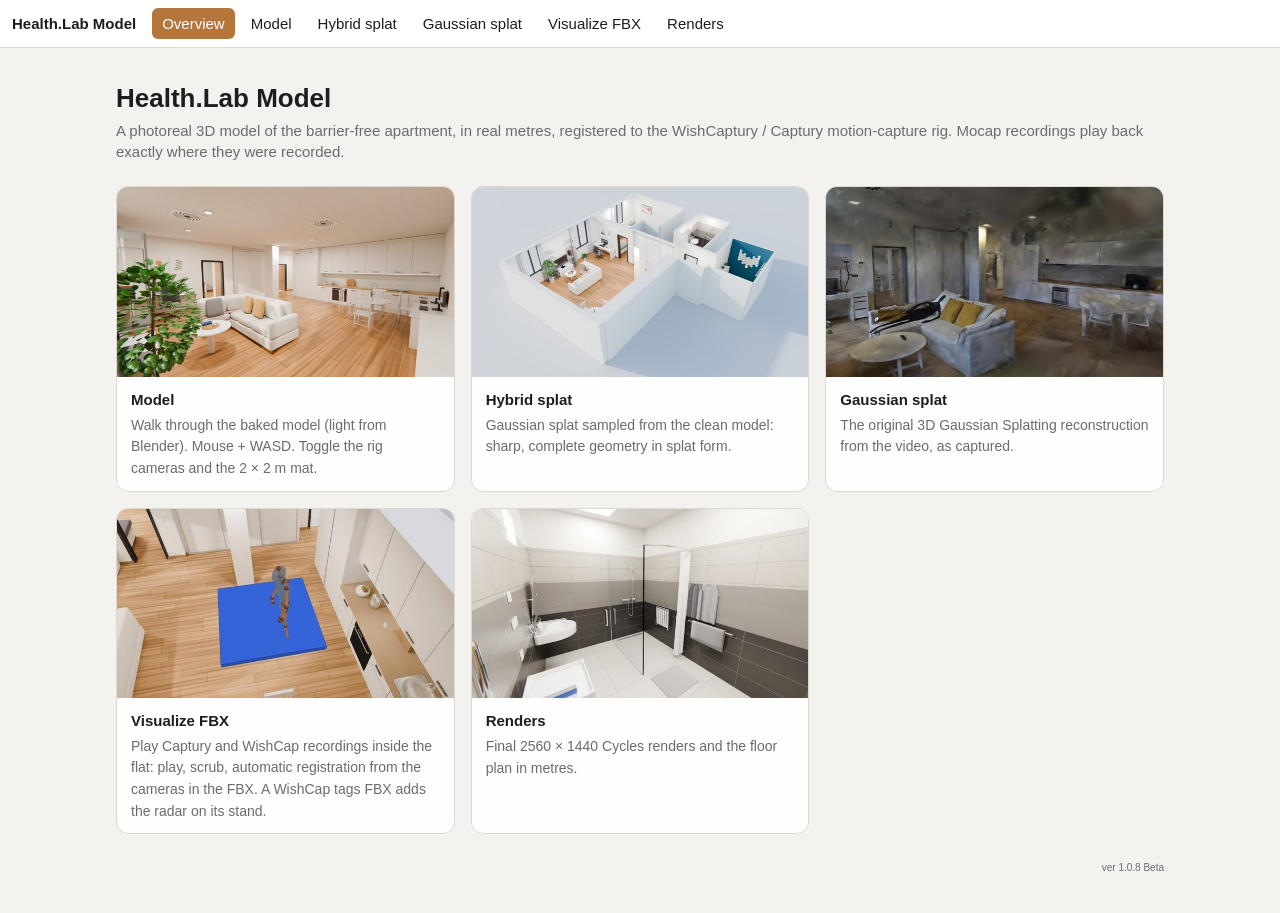
<file: viewer/index.html>
<!doctype html>
<html lang="en"><head><meta charset="utf-8"><meta name="viewport" content="width=device-width,initial-scale=1">
<title>Health.Lab Model</title><link rel="stylesheet" href="style.css?v=1085">
<style>
  main { max-width: 1080px; margin: 0 auto; padding: 80px 16px 40px; }
  h1 { font-size: 26px; margin: 0 0 4px; } p.sub { color: var(--muted); margin: 0 0 24px; }
  .cards { display: grid; grid-template-columns: repeat(auto-fit, minmax(260px, 1fr)); gap: 16px; }
  .card { display: block; border: 1px solid var(--line); border-radius: 12px; overflow: hidden; color: inherit; text-decoration: none; background: var(--panel); }
  .card img { width: 100%; aspect-ratio: 16/9; object-fit: cover; display: block; }
  .card div { padding: 12px 14px; } .card b { display: block; margin-bottom: 4px; } .card span { color: var(--muted); font-size: 14px; }
  .card:hover { border-color: var(--accent); }
  .ver { position: static; display: block; text-align: right; margin-top: 28px; }
</style></head>
<body>
<header><b>Health.Lab Model</b><a class="on" id="nav-index" href="index.html">Overview</a><a id="nav-model" href="model.html">Model</a><a id="nav-hybrid" href="splat.html">Hybrid splat</a><a id="nav-gaussian" href="splat.html?s=original">Gaussian splat</a><a id="nav-fbx" href="fbx.html">Visualize FBX</a><a id="nav-renders" href="renders.html">Renders</a></header>
<main>
  <h1>Health.Lab Model</h1>
  <p class="sub">A photoreal 3D model of the barrier-free apartment, in real metres, registered to the WishCaptury / Captury motion-capture rig. Mocap recordings play back exactly where they were recorded.</p>
  <div class="cards">
    <a class="card" href="model.html"><img src="renders/living_room_corner_m.jpg?v=1085" alt=""><div><b>Model</b><span>Walk through the baked model (light from Blender). Mouse + WASD. Toggle the rig cameras and the 2 × 2 m mat.</span></div></a>
    <a class="card" href="splat.html"><img src="renders/dollhouse_m.jpg?v=1085" alt=""><div><b>Hybrid splat</b><span>Gaussian splat sampled from the clean model: sharp, complete geometry in splat form.</span></div></a>
    <a class="card" href="splat.html?s=original"><img src="renders/gaussian_m.jpg?v=1085" alt=""><div><b>Gaussian splat</b><span>The original 3D Gaussian Splatting reconstruction from the video, as captured.</span></div></a>
    <a class="card" href="fbx.html"><img src="renders/fbx_m.jpg?v=1085" alt=""><div><b>Visualize FBX</b><span>Play Captury and WishCap recordings inside the flat: play, scrub, automatic registration from the cameras in the FBX. A WishCap tags FBX adds the radar on its stand.</span></div></a>
    <a class="card" href="renders.html"><img src="renders/bathroom_shower_m.jpg?v=1085" alt=""><div><b>Renders</b><span>Final 2560 × 1440 Cycles renders and the floor plan in metres.</span></div></a>
  </div>
  <div class="ver">ver 1.0.8 Beta</div>
</main>
</body></html>
</file>
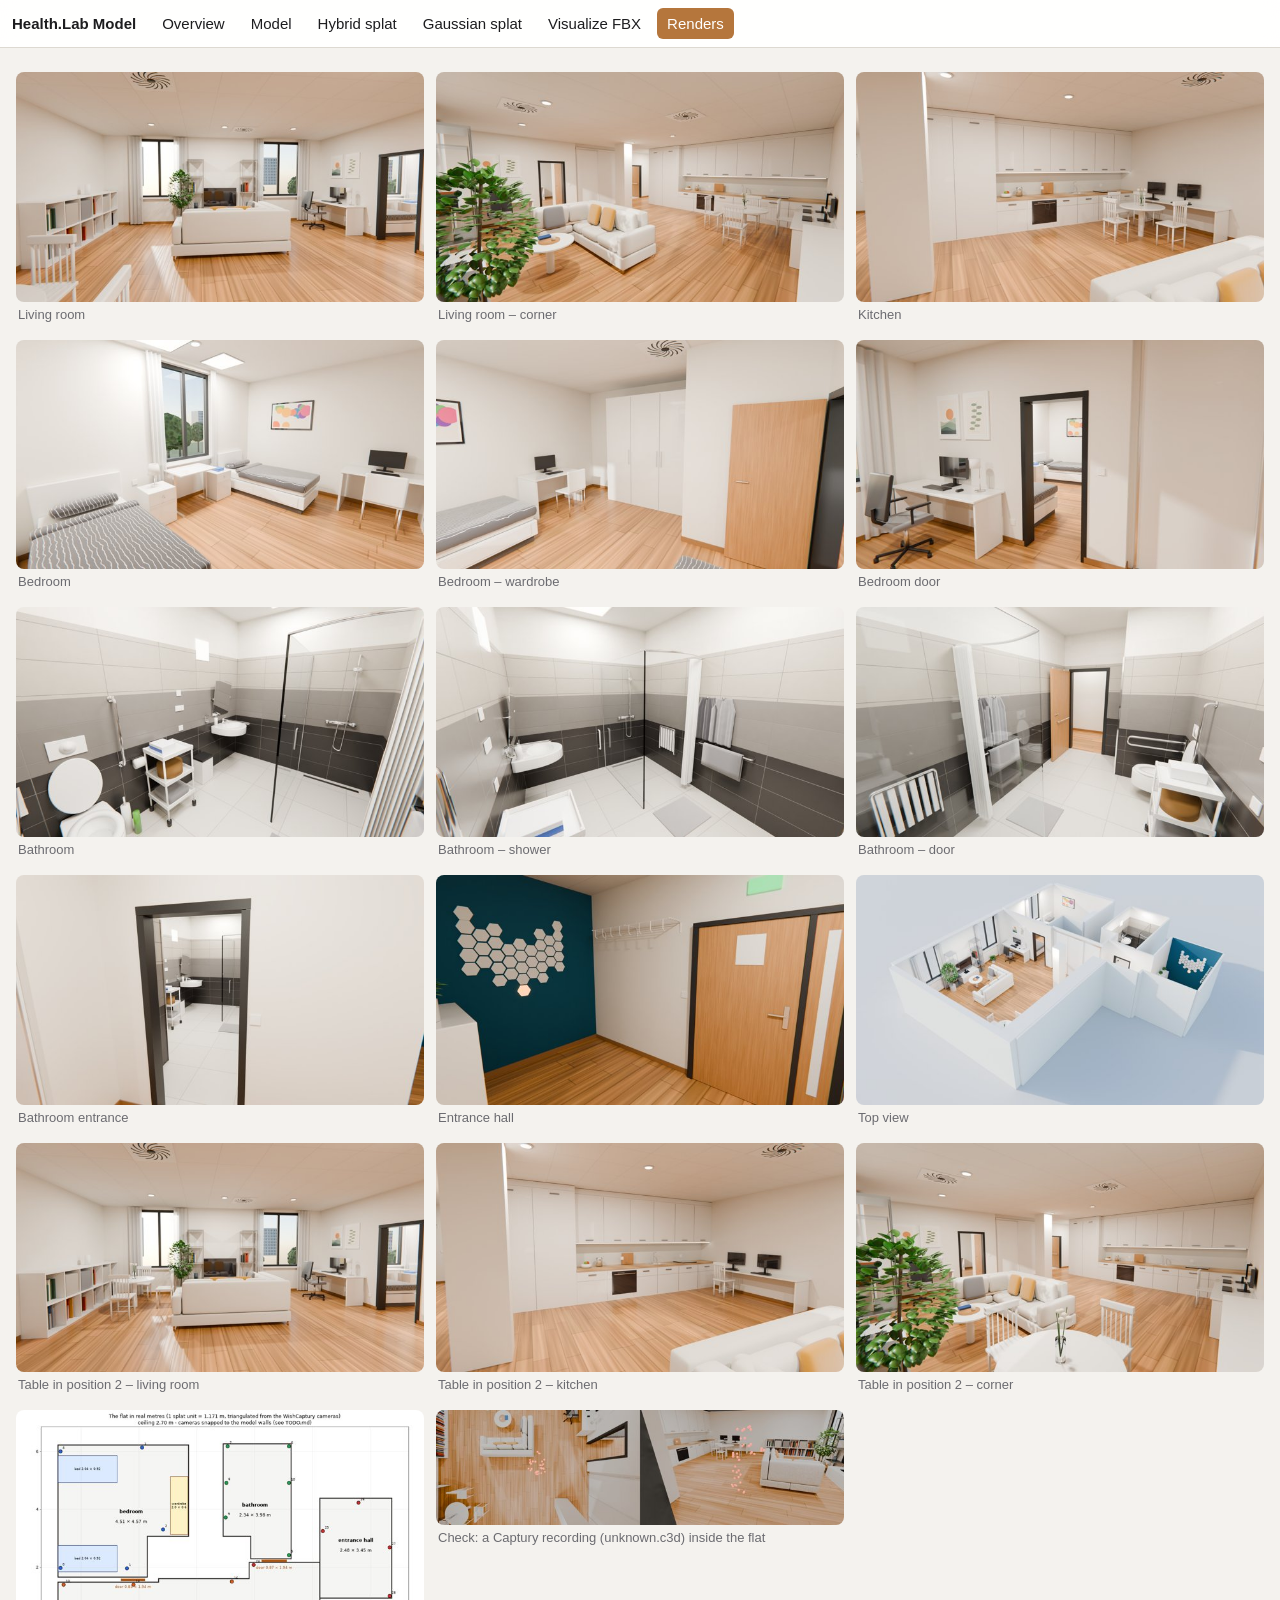
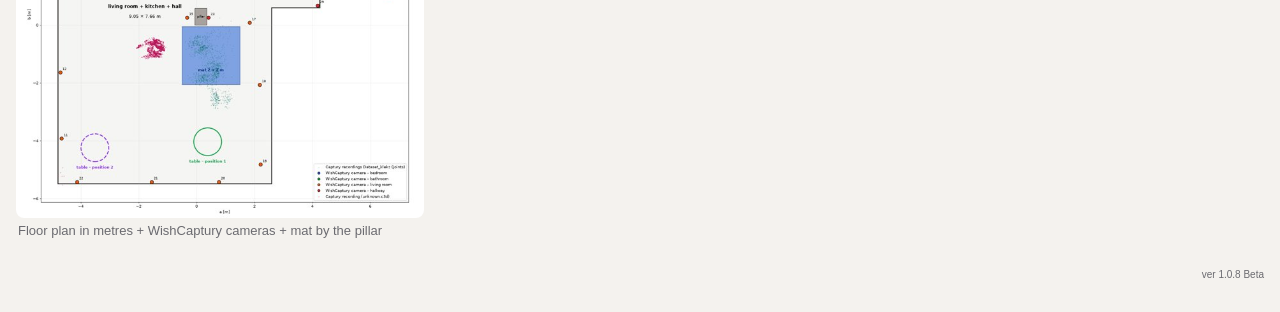
<file: viewer/renders.html>
<!doctype html>
<html lang="en"><head><meta charset="utf-8"><meta name="viewport" content="width=device-width,initial-scale=1">
<title>Health.Lab Model – renders</title><link rel="stylesheet" href="style.css?v=1085">
<style>
  main { max-width: 1400px; margin: 0 auto; padding: 72px 16px 32px; }
  .grid { display: grid; grid-template-columns: repeat(auto-fill, minmax(320px, 1fr)); gap: 12px; }
  .grid figure { margin: 0; cursor: zoom-in; } .grid img { width: 100%; border-radius: 8px; display: block; }
  figcaption { color: var(--muted); font-size: 13px; padding: 4px 2px; }
  #lb { position: fixed; inset: 0; background: #000e; display: none; place-items: center; z-index: 20; cursor: zoom-out; }
  #lb img { max-width: 100vw; max-height: 100vh; }
  .ver { position: static; display: block; text-align: right; margin-top: 24px; }
</style></head>
<body>
<header><b>Health.Lab Model</b><a id="nav-index" href="index.html">Overview</a><a id="nav-model" href="model.html">Model</a><a id="nav-hybrid" href="splat.html">Hybrid splat</a><a id="nav-gaussian" href="splat.html?s=original">Gaussian splat</a><a id="nav-fbx" href="fbx.html">Visualize FBX</a><a class="on" id="nav-renders" href="renders.html">Renders</a></header>
<main><div class="grid" id="g"></div><div class="ver">ver 1.0.8 Beta</div></main>
<div id="lb"><img alt=""></div>
<script>
const R = [["living_room_windows", "Living room"], ["living_room_corner", "Living room – corner"], ["kitchen", "Kitchen"], ["bedroom", "Bedroom"],
  ["bedroom_wardrobe", "Bedroom – wardrobe"], ["bedroom_door", "Bedroom door"], ["bathroom", "Bathroom"], ["bathroom_shower", "Bathroom – shower"],
  ["bathroom_door", "Bathroom – door"], ["bathroom_entrance", "Bathroom entrance"], ["entrance_hall", "Entrance hall"], ["dollhouse", "Top view"],
  ["table2_living_room_windows", "Table in position 2 – living room"], ["table2_kitchen", "Table in position 2 – kitchen"],
  ["table2_living_room_corner", "Table in position 2 – corner"], ["floor_plan", "Floor plan in metres + WishCaptury cameras + mat by the pillar"],
  ["c3d_check", "Check: a Captury recording (unknown.c3d) inside the flat"]];
const g = document.getElementById("g"), lb = document.getElementById("lb");
for (const [f, t] of R) {
  const fig = document.createElement("figure");
  fig.innerHTML = `<img src="renders/${f}_m.jpg?v=1085" alt="${t}" loading="lazy"><figcaption>${t}</figcaption>`;
  fig.onclick = () => { lb.querySelector("img").src = `renders/${f}.jpg?v=1085`; lb.style.display = "grid"; };
  g.appendChild(fig);
}
lb.onclick = () => lb.style.display = "none";
addEventListener("keydown", e => { if (e.key === "Escape") lb.style.display = "none"; });
</script>
</body></html>
</file>
<file: viewer/style.css>
:root { --bg: #f4f2ee; --panel: #ffffffee; --ink: #1d1d1f; --muted: #6b6b70; --line: #ddd9d1; --accent: #b5763c; }
@media (prefers-color-scheme: dark) { :root { --bg: #17171a; --panel: #222226ee; --ink: #f1f0ec; --muted: #a3a3a8; --line: #3a3a40; --accent: #e2a467; } }
* { box-sizing: border-box; }
html, body { margin: 0; height: 100%; background: var(--bg); color: var(--ink); font: 15px/1.4 -apple-system, BlinkMacSystemFont, "Segoe UI", sans-serif; }
header { position: fixed; top: 0; left: 0; right: 0; z-index: 10; display: flex; gap: 6px; align-items: center; flex-wrap: wrap;
         padding: 8px 12px; background: var(--panel); border-bottom: 1px solid var(--line); backdrop-filter: blur(8px); }
header b { margin-right: 10px; }
header a { color: var(--ink); text-decoration: none; padding: 5px 10px; border-radius: 6px; }
header a.on { background: var(--accent); color: #fff; }
.bar { position: fixed; left: 12px; right: 12px; bottom: 12px; z-index: 10; display: flex; gap: 6px; flex-wrap: wrap; justify-content: center; }
.bar button { font: inherit; padding: 6px 12px; border-radius: 999px; border: 1px solid var(--line); background: var(--panel); color: var(--ink); cursor: pointer; }
.bar button.on, .bar button:hover { border-color: var(--accent); color: var(--accent); }
.help { position: fixed; right: 12px; top: 60px; z-index: 10; background: var(--panel); border: 1px solid var(--line); border-radius: 8px;
        padding: 8px 12px; color: var(--muted); font-size: 13px; max-width: 290px; }
#view { position: fixed; inset: 0; }
#msg { position: fixed; inset: 0; display: grid; place-items: center; color: var(--ink); font-size: 18px; pointer-events: none; z-index: 15; }
#msg:empty { display: none; }
#msg span { background: var(--panel); border: 1px solid var(--line); padding: 10px 18px; border-radius: 999px; }
.bar label.chk { display: inline-flex; align-items: center; gap: 6px; padding: 6px 12px; border-radius: 999px; border: 1px solid var(--line);
                 background: var(--panel); color: var(--ink); cursor: pointer; user-select: none; }
.bar label.chk input { accent-color: var(--accent); margin: 0; }
.bar label.chk:has(input:checked) { border-color: var(--accent); }
.ver { position: fixed; right: 10px; bottom: 1px; z-index: 12; font-size: 10px; line-height: 11px; color: var(--muted); pointer-events: none; }
</file>
